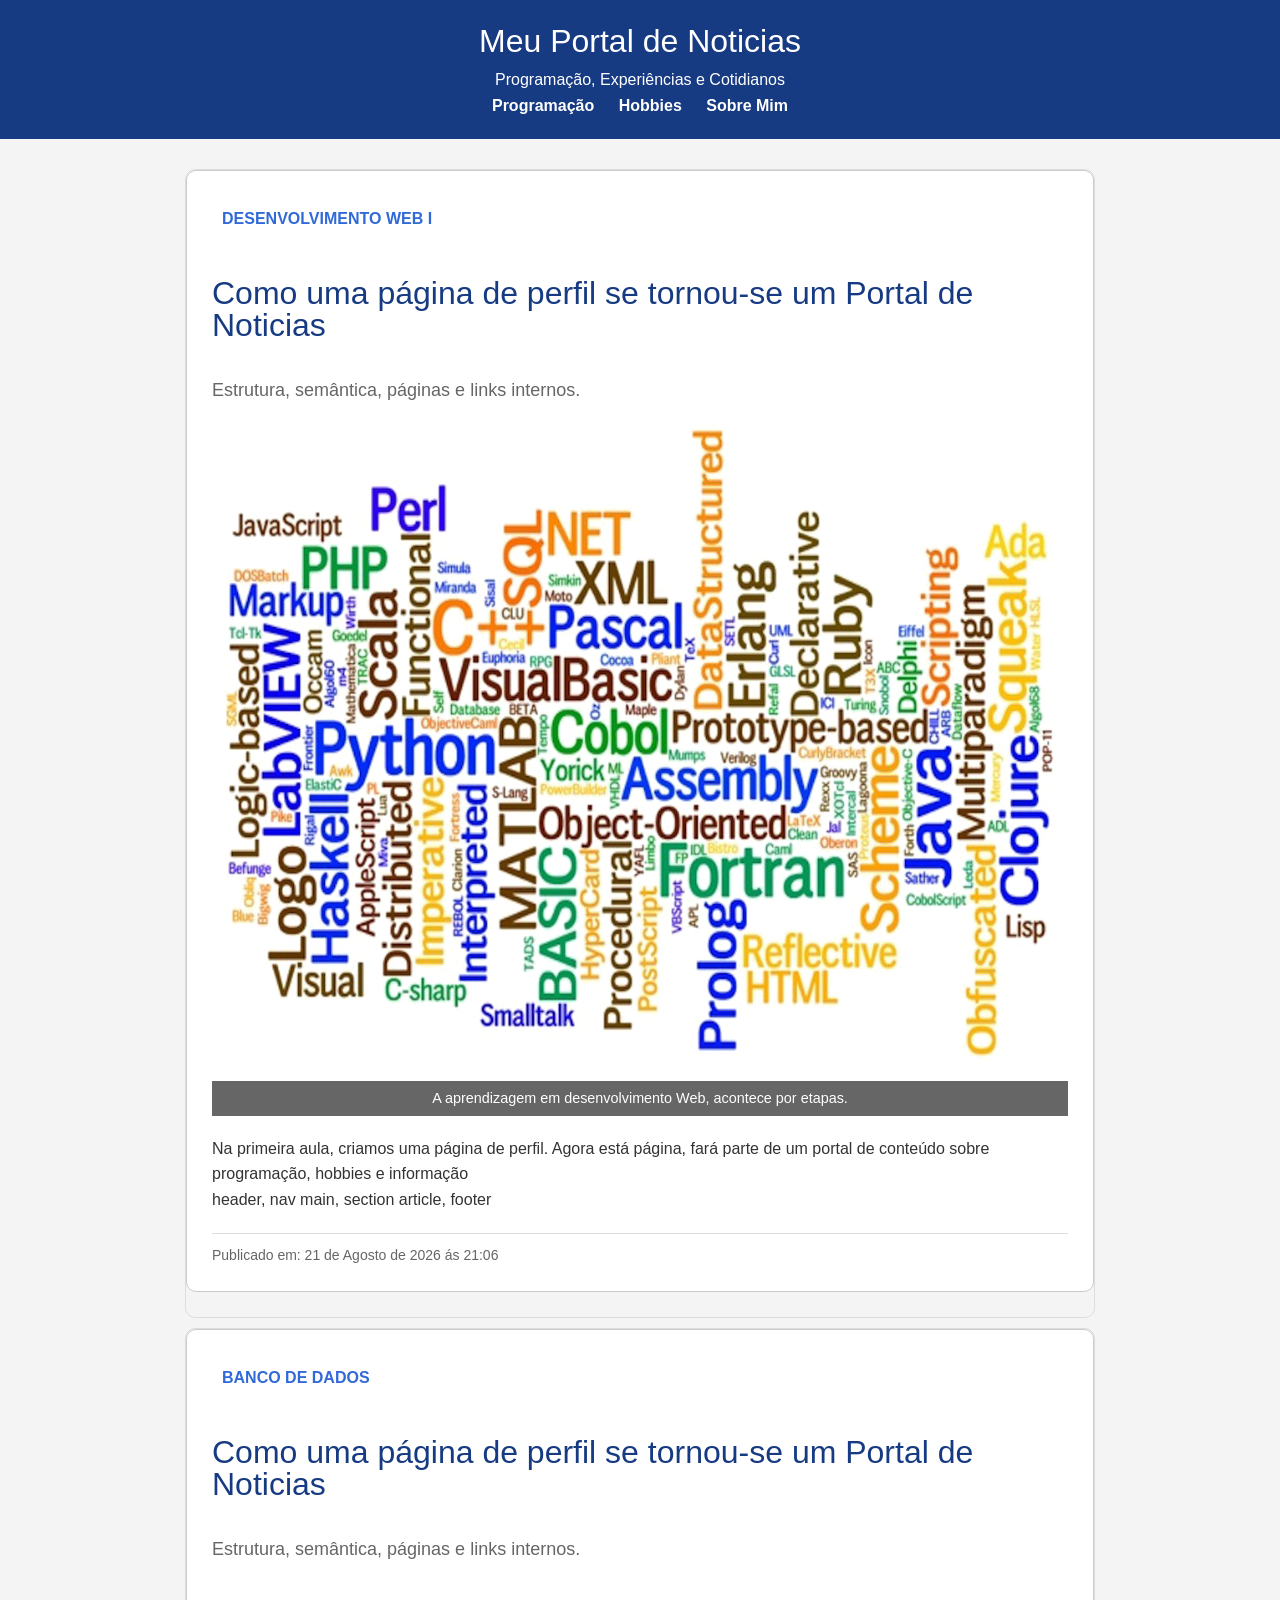
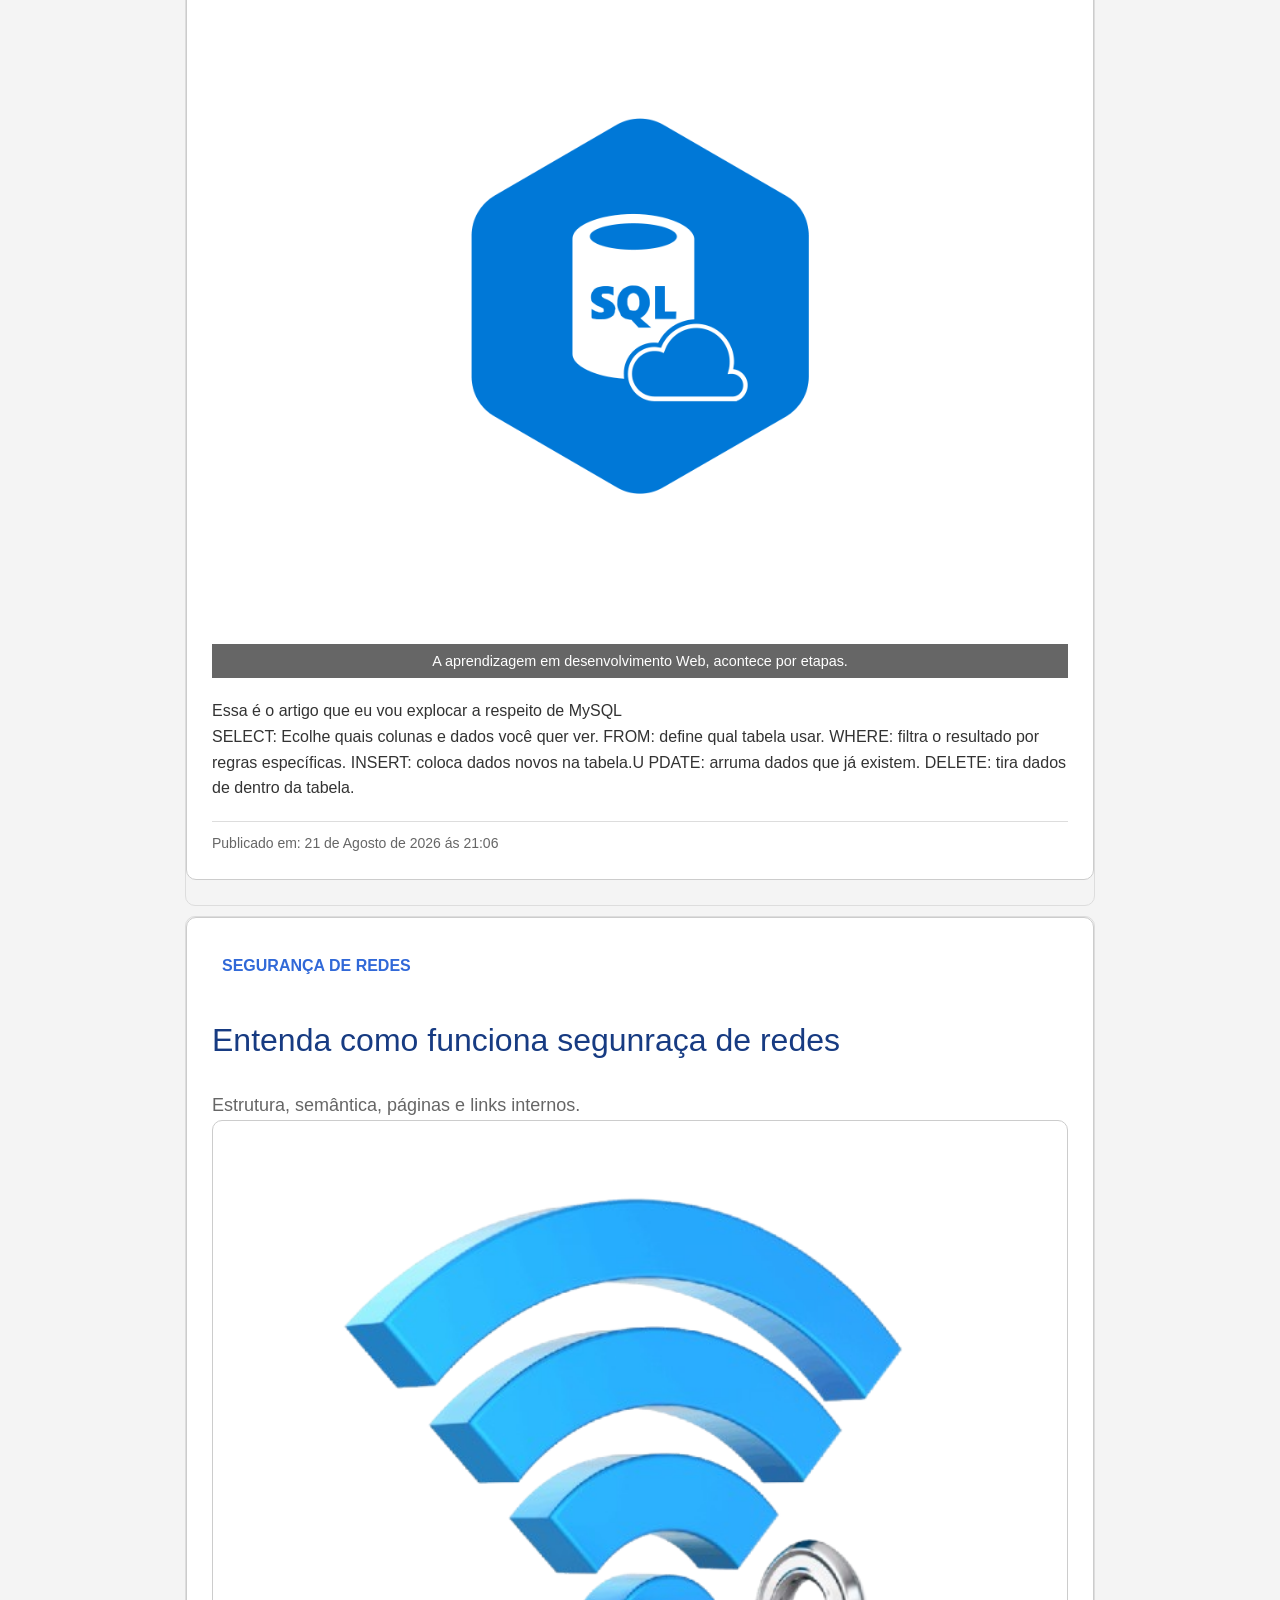
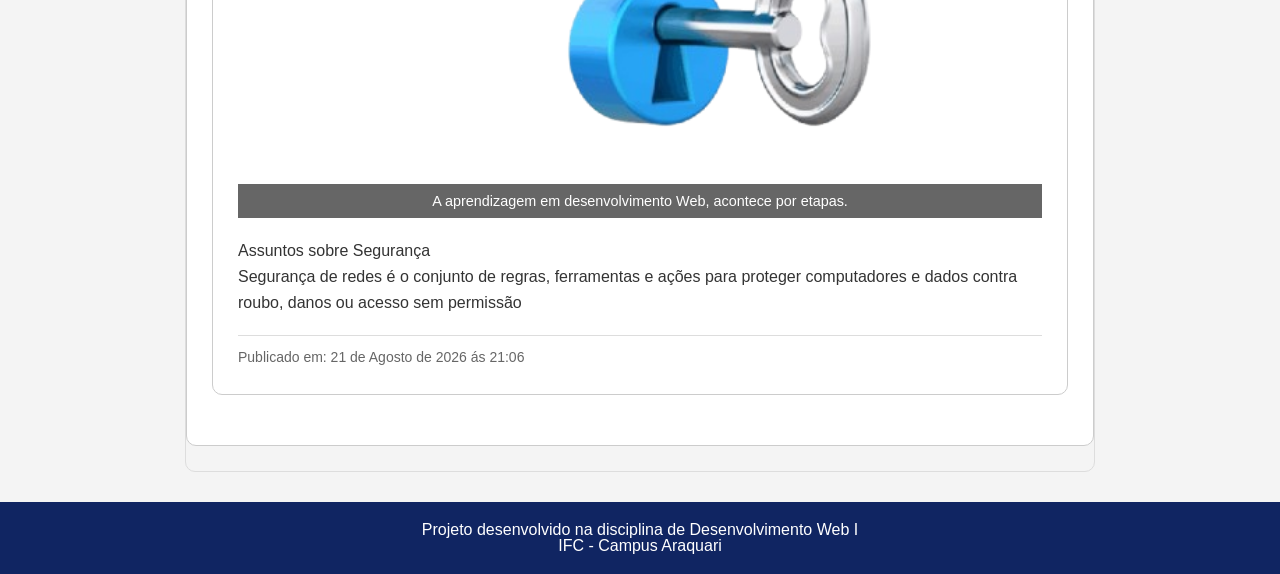
<file: index.html>
<!DOCTYPE html>
<html lang="pt-br">
<head>
    <meta charset="UTF-8">
    <meta name="viewport" content="width=device-width, initial-scale=1.0">
    <title>Portal de Noticias</title>
    <link rel="stylesheet" href="./css/reset.css">
    <link rel="stylesheet" href="./css/style.css">
    <link rel="stylesheet" href="./css/global.css">
</head>
<body>
    <header>
        <h1>Meu Portal de Noticias</h1>
        <p>Programação, Experiências e Cotidianos</p>   
        <nav>
            <ul>
                <li><a href="index.html">Programação</a></li>
                <li><a href="hobbies.html">Hobbies</a></li>
                <li><a href="perfil.html">Sobre Mim</a></li>
            </ul>
        </nav>
    </header>
    <!--Conteúdo da section hero-->
        <main>
            <section>
                <article>
                    <header>
                        <p class="categoria">Desenvolvimento Web I</p>
                        <h3>Como uma página de perfil se tornou-se um Portal de Noticias</h3>
                        <p class="subtitulo">Estrutura, semântica, páginas e links internos.</p>
                    </header>

                    
                    <figure class="imagem-publicacao">
                        <img src="./img/programacao/dev.png" alt="Desenvolvimento Web">
                        <figcaption>
                            A aprendizagem em desenvolvimento Web, acontece por etapas.
                        </figcaption>
                    </figure>

                    <p>Na primeira aula, criamos uma página de  perfil. Agora está página,
                    fará parte de um portal de conteúdo 
                    sobre programação, hobbies e informação
                    </p>
                    <p>
                        <strong> header</strong>, <strong> nav</strong>
                        <strong> main</strong>, <strong> section</strong>
                        <strong> article</strong>, <strong> footer</strong>
                    </p>

                    <footer>
                        <p>Publicado em:
                            <time datetime="2026-08-21T21:06"></time>
                            21 de Agosto de 2026 ás 21:06
                        </p>
                    </footer>
                </article>
            </section>

            <section>
                <article>
                    <header>
                        <p class="categoria">Banco de Dados</p>
                        <h3>Como uma página de perfil se tornou-se um Portal de Noticias</h3>
                        <p class="subtitulo">Estrutura, semântica, páginas e links internos.</p>
                    </header>
                    <figure class="imagem-publicacao">
                        <img src="./img/programacao/sql.png" alt="Imagem SQL">
                        <figcaption>
                            A aprendizagem em desenvolvimento Web, acontece por etapas.
                        </figcaption>
                    </figure>

                    <p>
                        Essa é o artigo que eu vou explocar a respeito de MySQL
                    </p>
                    <p>
                        SELECT: Ecolhe quais colunas e dados você quer ver.
                        FROM: define qual tabela usar.
                        WHERE: filtra o resultado por regras específicas.
                        INSERT: coloca dados novos na tabela.U
                        PDATE: arruma dados que já existem.
                        DELETE: tira dados de dentro da tabela. 
                    </p>

                    <footer>
                        <p>Publicado em:
                            <time datetime="2026-08-21T21:06"></time>
                            21 de Agosto de 2026 ás 21:06
                        </p>
                    </footer>
                </article>
            </section>

            <section>
                <article>
                    <header>
                        <p class="categoria">Segurança de Redes</p>
                        <h3>Entenda como funciona segunraça de redes</h3>
                        <p class="subtitulo">Estrutura, semântica, páginas e links internos.</p>
                    </header>

                    <article>
                    <figure class="imagem-publicacao">
                        <img src="./img/programacao/seguranca.png" alt="Praia em Fundo">
                        <figcaption>
                            A aprendizagem em desenvolvimento Web, acontece por etapas.
                        </figcaption>
                    </figure>

                    <p>
                        Assuntos sobre Segurança
                    </p>
                    <p>
                        Segurança de redes é o conjunto de regras, ferramentas e ações para proteger computadores e dados contra roubo, danos ou acesso sem permissão
                    </p>

                    <footer>
                        <p>Publicado em: <time datetime="2026-08-21T21:06"></time>21 de Agosto de 2026 ás 21:06</p>
                    </footer>
                </article>
            </section>
        </main>

    <!--Fechando minha section-->
    <footer>

        <p>Projeto desenvolvido na disciplina de Desenvolvimento Web I</p>
        <p>IFC - Campus Araquari</p>

    </footer>


</body>
</html>
</file>
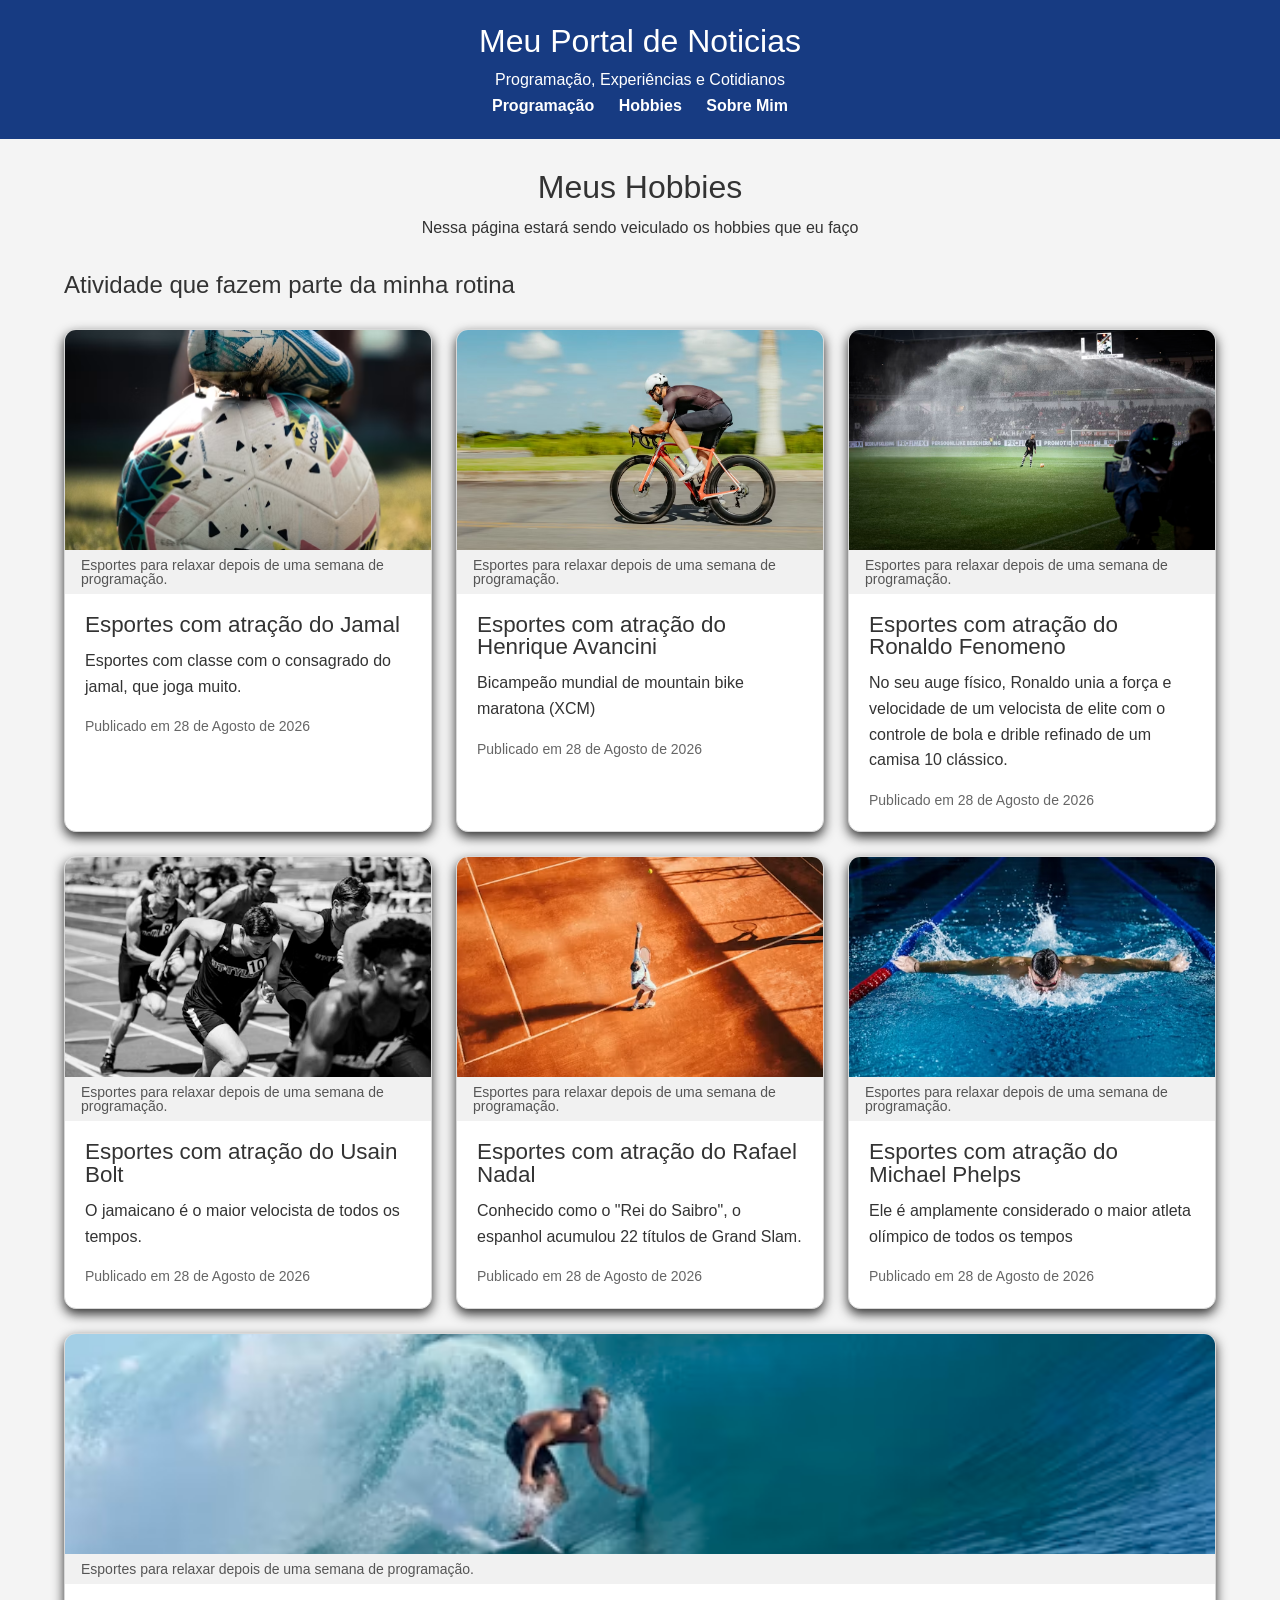
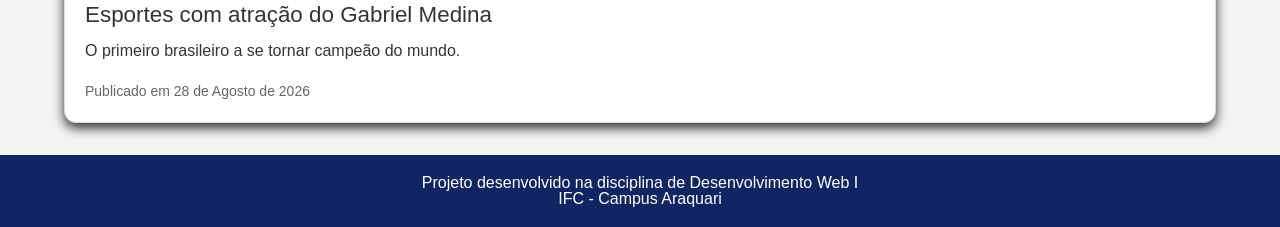
<file: hobbies.html>
<!DOCTYPE html>
<html lang="pt-br">
<head>
    <meta charset="UTF-8">
    <meta name="viewport" content="width=device-width, initial-scale=1.0">
    <title>Hobbies</title>
    <link rel="stylesheet" href= ./css/reset.css>
    <link rel="stylesheet" href="./css/global.css">
    <link rel="stylesheet" href="./css/hobbies.css">
</head>
<body>
    <!-- <h1>Bobbies</h1>
    <h1>Sobre meus Hobbies</h1> -->

    <header>
        <h1>Meu Portal de Noticias</h1>
        <p>Programação, Experiências e Cotidianos</p>   
        <nav>
            <ul>
                <li><a href="index.html">Programação</a></li>
                <li><a href="hobbies.html">Hobbies</a></li>
                <li><a href="perfil.html">Sobre Mim</a></li>
            </ul>
        </nav>
    </header>
  
    <!--Inicio do conteudo hobbies-->
    <!--Responsavel por centralizar o conteudo no centro tela-->
    <main class="container">
        <section class="introducao-hobbies">
            <h2>Meus Hobbies</h2>
            <p>
                Nessa página estará sendo veiculado os hobbies que eu faço
            </p>
        </section>

        <section class="galeria-hobbies">
            <h2 class="titulo-galeria">
                Atividade que fazem parte da minha rotina
            </h2>
            <article class="cartao-hobby">

                <figure>
                    <img src="./img/hobbies/futebol.avif" 
                    alt="Esporte"
                    >
                    <figcaption>
                        Esportes para relaxar depois de uma semana de programação.
                    </figcaption>
                </figure>

                <div class="conteudo-cartao">
                    <h3>Esportes com atração do Jamal</h3>
                    <p>
                        Esportes com classe com o consagrado do jamal, que joga muito.
                    </p>
                    <p class="data-publicacao">
                        Publicado em 
                        <time 
                            datetime="2026-08-28">28 de Agosto de 2026
                        </time>
                    </p>
                </div>
            </article>

            <article class="cartao-hobby">

                <figure>
                    <img src="./img/hobbies/bike.avif" 
                    alt="Esporte"
                    >
                    <figcaption>
                        Esportes para relaxar depois de uma semana de programação.
                    </figcaption>
                </figure>

                <div class="conteudo-cartao">
                    <h3>Esportes com atração do Henrique Avancini</h3>
                    <p>
                        Bicampeão mundial de mountain bike maratona (XCM)
                    </p>
                    <p class="data-publicacao">
                        Publicado em 
                        <time 
                            datetime="2026-08-28">28 de Agosto de 2026
                        </time>
                    </p>
                </div>
            </article>

            <article class="cartao-hobby">

                <figure>
                    <img src="./img/hobbies/campo.avif" 
                    alt="Esporte"
                    >
                    <figcaption>
                        Esportes para relaxar depois de uma semana de programação.
                    </figcaption>
                </figure>

                <div class="conteudo-cartao">
                    <h3>Esportes com atração do Ronaldo Fenomeno</h3>
                    <p>
                         No seu auge físico, Ronaldo unia a força e velocidade 
                         de um velocista de elite com o controle de bola e drible 
                         refinado de um camisa 10 clássico.
                    </p>
                    <p class="data-publicacao">
                        Publicado em 
                        <time 
                            datetime="2026-08-28">28 de Agosto de 2026
                        </time>
                    </p>
                </div>
            </article>

            <article class="cartao-hobby">

                <figure>
                    <img src="./img/hobbies/corrida.avif" 
                    alt="Esporte"
                    >
                    <figcaption>
                        Esportes para relaxar depois de uma semana de programação.
                    </figcaption>
                </figure>

                <div class="conteudo-cartao">
                    <h3>Esportes com atração do Usain Bolt</h3>
                    <p>
                        O jamaicano é o maior velocista de todos os tempos.
                    </p>
                    <p class="data-publicacao">
                        Publicado em 
                        <time 
                            datetime="2026-08-28">28 de Agosto de 2026
                        </time>
                    </p>
                </div>
            </article>

            <article class="cartao-hobby">

                <figure>
                    <img src="./img/hobbies/tenis.avif" 
                    alt="Esporte"
                    >
                    <figcaption>
                        Esportes para relaxar depois de uma semana de programação.
                    </figcaption>
                </figure>

                <div class="conteudo-cartao">
                    <h3>Esportes com atração do Rafael Nadal</h3>
                    <p>
                        Conhecido como o "Rei do Saibro", o espanhol acumulou 22 títulos de Grand Slam.
                    </p>
                    <p class="data-publicacao">
                        Publicado em 
                        <time 
                            datetime="2026-08-28">28 de Agosto de 2026
                        </time>
                    </p>
                </div>
            </article>

            <article class="cartao-hobby">

                <figure>
                    <img src="./img/hobbies/natacao.avif" 
                    alt="Esporte"
                    >
                    <figcaption>
                        Esportes para relaxar depois de uma semana de programação.
                    </figcaption>
                </figure>

                <div class="conteudo-cartao">
                    <h3>Esportes com atração do Michael Phelps</h3>
                    <p>
                        Ele é amplamente considerado o maior atleta olímpico de todos os tempos
                    </p>
                    <p class="data-publicacao">
                        Publicado em 
                        <time 
                            datetime="2026-08-28">28 de Agosto de 2026
                        </time>
                    </p>
                </div>
            </article>

            <article class="cartao-hobby">

                <figure>
                    <img src="./img/hobbies/surf.avif" 
                    alt="Esporte"
                    >
                    <figcaption>
                        Esportes para relaxar depois de uma semana de programação.
                    </figcaption>
                </figure>

                <div class="conteudo-cartao">
                    <h3>Esportes com atração do Gabriel Medina</h3>
                    <p>
                        O primeiro brasileiro a se tornar campeão do mundo.
                    </p>
                    <p class="data-publicacao">
                        Publicado em 
                        <time 
                            datetime="2026-08-28">28 de Agosto de 2026
                        </time>
                    </p>
                </div>
            </article>
        </section>
    </main>

    <!--Final do conteudo hobbies-->
    <footer>

        <p>Projeto desenvolvido na disciplina de Desenvolvimento Web I</p>
        <p>IFC - Campus Araquari</p>

    </footer>
</body>
</html>
</file>
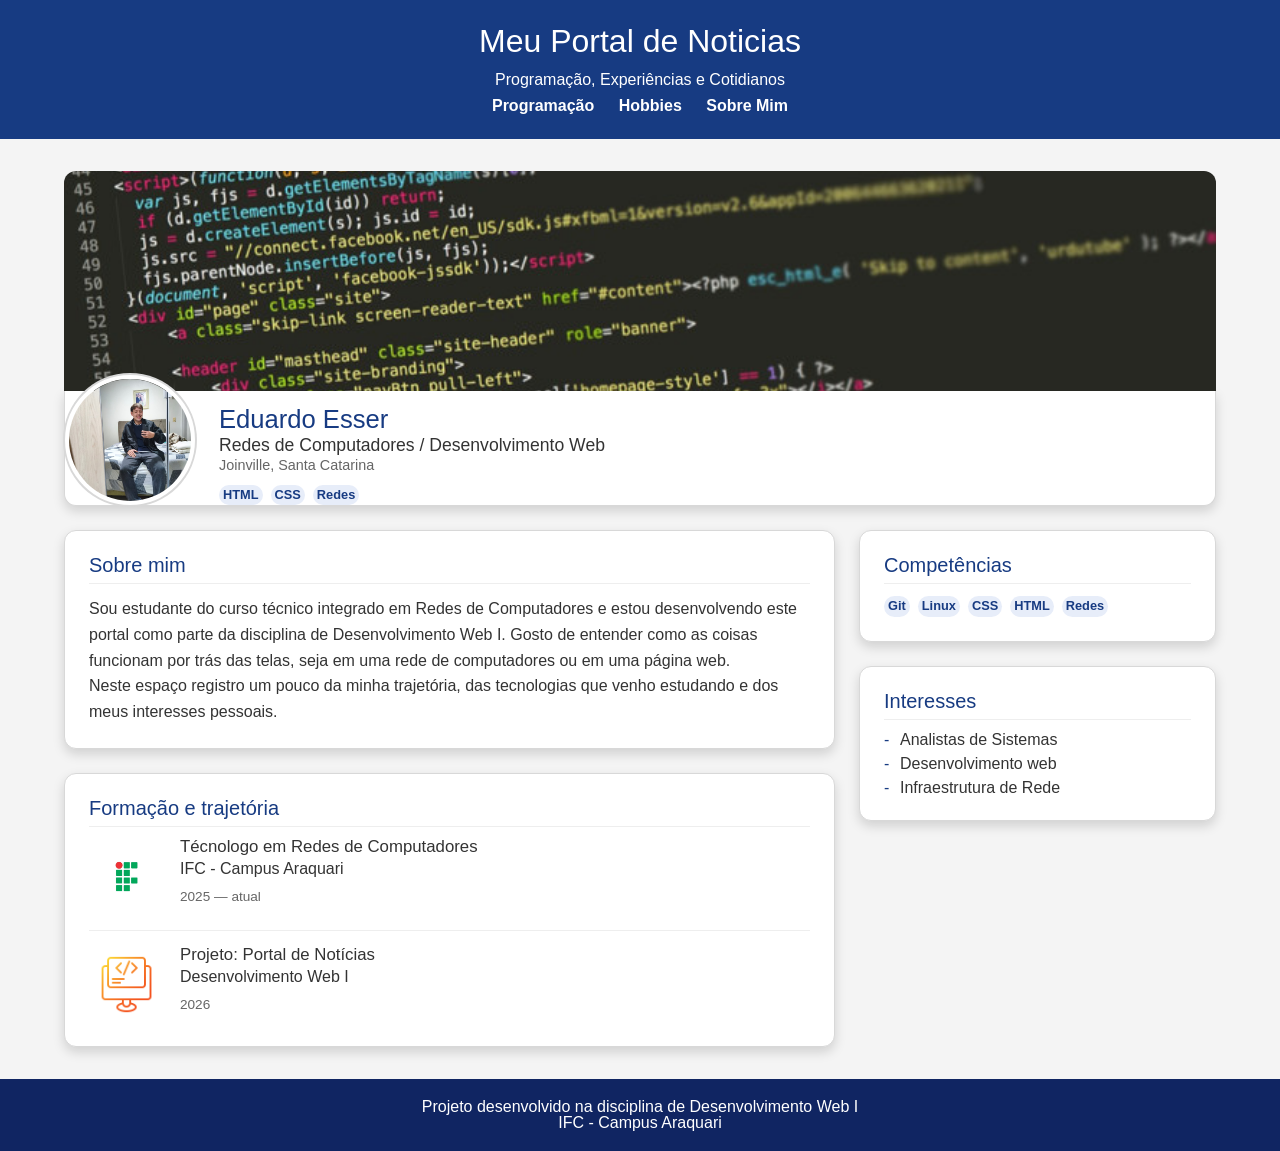
<file: perfil.html>
<!DOCTYPE html>
<html lang="pt-br">
<head>
    <meta charset="UTF-8">
    <meta name="viewport" content="width=device-width, initial-scale=1.0">
    <title>Perfil</title>
    <link rel="stylesheet" href="./css/reset.css">
    <link rel="stylesheet" href="./css/global.css">
    <link rel="stylesheet" href="./css/perfil.css">
</head>
<body>
    <header>
        <h1>Meu Portal de Noticias</h1>
        <p>Programação, Experiências e Cotidianos</p>   
        <nav>
            <ul>
                <li><a href="index.html">Programação</a></li>
                <li><a href="hobbies.html">Hobbies</a></li>
                <li><a href="perfil.html">Sobre Mim</a></li>
            </ul>
        </nav>
    </header>

    <!--Inicio do conteudo perfil-->
    <!--Responsavel por centralizar o conteudo no centro tela-->
    <main class="container perfil">

        <!--Imagem de capa-->
        <figure class="capa-perfil">
            <img src="./img/perfil/capa.png"
            alt="Imagem de capa do perfil"
            >
        </figure>

        <!--Foto de perfil e informações pessoais organizadas com Flexbox-->
        <section class="cabecalho-perfil">

            <figure class="foto-perfil">
                <img src="./img/perfil/perfil.jpeg"
                alt="Fotografia de perfil de Nome do Estudante"
                >
            </figure> 

            <div class="informacoes-perfil">
                <h2>Eduardo Esser</h2>
                <p class="curso-perfil">Redes de Computadores / Desenvolvimento Web</p>
                <p class="local-perfil">Joinville, Santa Catarina</p>

                <div class="badges">
                    <span>HTML</span>
                    <span>CSS</span>
                    <span>Redes</span>
                </div>
            </div>

        </section>

        <!--Blocos de conteudo organizados em duas colunas com Flexbox-->
        <div class="conteudo-perfil">

            <div class="coluna-principal">

                <section class="cartao-perfil sobre-mim">
                    <h2>Sobre mim</h2>
                    <p>
                        Sou estudante do curso técnico integrado em Redes de
                        Computadores e estou desenvolvendo este portal como
                        parte da disciplina de Desenvolvimento Web I. Gosto de
                        entender como as coisas funcionam por trás das telas,
                        seja em uma rede de computadores ou em uma página web.
                    </p>
                    <p>
                        Neste espaço registro um pouco da minha trajetória,
                        das tecnologias que venho estudando e dos meus
                        interesses pessoais.
                    </p>
                </section>

                <section class="cartao-perfil formacao-perfil">
                    <h2>Formação e trajetória</h2>

                    <article class="item-formacao">
                        <img src="./img/perfil/ifc.png" alt="Icone do Instituto Federal"
                        class="icone-formacao"
                        >
                        <div class="texto-formacao">
                            <h3>Técnologo em Redes de Computadores</h3>
                            <p>IFC - Campus Araquari</p>
                            <p class="periodo-formacao">
                                <time datetime="2024">2025</time> — atual
                            </p>
                        </div>
                    </article>

                    <article class="item-formacao">
                        <img src="./img/perfil/web.png" alt="Icone da disciplina de Dev Wev I" 
                        class="icone-formacao"
                        >
                        <div>
                            <h3>Projeto: Portal de Notícias</h3>
                            <p>Desenvolvimento Web I</p>
                            <p class="periodo-formacao">
                                <time datetime="2026">2026</time>
                            </p>
                        </div>
                    </article>
                </section>

            </div>

            <aside class="coluna-lateral">

                <section class="cartao-perfil competencias-perfil">
                    <h2>Competências</h2>
                    <div class="badges">
                        <span>Git</span>
                        <span>Linux</span>
                        <span>CSS</span>
                        <span>HTML</span>
                        <span>Redes</span>
                    </div>
                </section>

                <section class="cartao-perfil interesses-perfil">
                    <h2>Interesses</h2>
                    <ul>
                        <li>Analistas de Sistemas</li>
                        <li>Desenvolvimento web</li>
                        <li>Infraestrutura de Rede</li>
                    </ul>
                </section>

            </aside>

        </div>

    </main>
    <!--Final do conteudo perfil-->

    <footer>

        <p>Projeto desenvolvido na disciplina de Desenvolvimento Web I</p>
        <p>IFC - Campus Araquari</p>

    </footer>
</body>
</html>
</file>
<file: css/style.css>
main {
    max-width: 930px;
    margin: 30px auto;
    padding: 0 20;
}

section > header {
    margin-bottom: 25px;
    text-align: center;
}

article h3 {
    color: #173b82;
    margin-top: 35px;
    margin-bottom: 35px;
    font-size: 32px;
}

main > section {
    border: 1px solid #ddd;
    border-radius: 10px;
    margin: 10px;
}

/* css para minha figure */

.imagem-publicacao {
    margin: 20px 0;
}

img {
    display: block;
    width: 100%;
    height: auto;
}

.imagem-publicacao figcaption {
    background-color: #666;
    color: #fff;
    font-size: 0.9em;
    padding: 10px;
    text-align: center;
}

article {
    background-color: #fff;
    margin-bottom: 25px;
    border-width: 1px;
    border-style: solid;
    border-color: rgb(204, 204,204);
    border-radius: 10px;
    border-image: none;
    padding: 25px;
}

article img {
    width: 100%;
    margin: 15px 0;
}

article p {
    line-height: 1.6;
}

.categoria {
    color: #3169d8;
    font-weight: bold;
    text-transform: uppercase;
    padding: 10px;
}

.subtitulo {
    color: #666;
    font-size: 18px;
}

article footer {
    border-top: 1px solid #ddd;
    color: #666;
    font-size: 14px;
    margin-top: 20px;
    padding-top: 10px;
}
</file>
<file: css/global.css>
body {
    margin: 0;
    background-color: #f4f4f4;
    color: #333;
    font-family: Arial, Helvetica, sans-serif;
}

body > header {
    background-color: #173b82;
    color: #fff;
    text-align: center;
    padding: 25px;
}

body > header > h1{
    font-size: 2em;
    margin-bottom: 5px;
}

body > header >p {
    padding: 10px;
}
/*Criando estilo para o menu */

nav > ul {
    padding: 0%;
    list-style: none;

}

nav li {
    display: inline;
    margin: 10px;
}

nav a {
    color: #fff;
    text-decoration: none;
    font-weight: bold;
}

nav a:hover {
    text-decoration: underline;
    color: yellow
}

body > footer {
    background-color: #102562;
    color: #fff;
    padding: 20px;
    text-align: center;
}
</file>
<file: css/hobbies.css>
/**/

* {
    box-sizing: border-box;
}

.container {
    width: 90%; /*Largura da minha janela*/ 
    max-width: 1200px; /*Máximo de largura que suporta para exibir p conteudo*/
    margin: 0 auto; /*centralizar o conteudo no meio da página*/
    padding: 2rem 0; /*margens no interior na pagina*/
}

.introducao-hobbies {
    margin-bottom: 2rem; /*margem interior*/
    text-align: center;
}

.introducao-hobbies h2 {
    margin-bottom: .75rem; /*Margem inferior*/
    font-size: 2rem;
}

.introducao-hobbies p {
    max-width:  700px;
    margin: 0 auto;
    line-height: 1.6;
}

/*todo conteudo do meu card*/
.titulo-galeria {
    flex-basis: 100%;
    margin-bottom: .5rem;
    font-size: 1.5rem;
}

.galeria-hobbies {
    display: flex;
    flex-wrap: wrap;
    gap: 1.5rem;
    align-items: stretch;
}

.cartao-hobby {
    flex:  1 1 280px;
    overflow: hidden;
    border: 1px solid #d8d8d8;
    border-radius: .75rem;
    background-color: #fff;
    box-shadow: 0 5px 12px rgba(0, 0, 0, 0.812);
}

.cartao-hobby img {
    display: block;
    width: 100%;
    height: 220px;
    object-fit: cover;
    
}

.cartao-hobby figcaption {
    padding: .5rem 1rem;
    background-color: #f1f1f1;
    color: #555;
    font-size: .875rem;
}

.conteudo-cartao {
    padding: 1.25rem;
}

.conteudo-cartao h3 {
    margin-bottom: .75rem;
    font-size: 1.4rem;
}

.conteudo-cartao p {
    line-height: 1.6;
}

.data-publicacao{
    margin-top: 1rem;
    color: #666;
    font-size: .875rem;
}
</file>
<file: css/perfil.css>
* {
    box-sizing: border-box;
}

.container {
    width: 90%;
    max-width: 1200px;
    margin: 0 auto;
    padding: 2rem 0;
}

/*Imagem de capa*/

.capa-perfil {
    border-radius: .75rem .75rem 0 0 ;
    overflow: hidden;
}

.capa-perfil img {
    display: block;
    width: 100%;
    height: 220px;
    object-fit: cover;
}

/*Cabeçalho do perfil + informações com flexbox*/

.cabecalho-perfil {
    display: flex;
    flex-wrap: wrap;
    align-items: flex-end;
    gap: 1.5rem;
    background-color: #fff;
    border: 1px solid #d8d8d8;
    border-top: none;
    border-radius: 0 0 .75rem .75rem;
    box-shadow: 0 5px 12px rgba(0, 0, 0, 0.15);
    padding: 0 1,5rem 1.5rem;
} 

.foto-perfil {
    flex: 0 0 auto;
    margin-top: -3.5rem;
}

.foto-perfil img {
    display: block;
    width: 130px;
    height: 130px;
    border-radius: 50%;
    object-fit: cover;
    border: 4px solid #fff;
    box-shadow: 0 0 0 2px #d8d8d8;
    background-color: #f1f1f1;
}

.informacoes-perfil {
    flex: 1 1 260px;
    padding-top: 1rem;
}

.informacoes-perfil h2 {
    font-size: 1.6rem;
    color: #173b82;
}

.curso-perfil {
    margin-top: .25rem;
    font-size: 1.1rem;
    color: #333;
}

.local-perfil {
    margin-top: .25rem;
    color: #666;
    font-size: .9rem;
}

/*Bagdes de tecnologias e interesses (span)*/

.badges {
    display: flex;
    flex-wrap: wrap;
    gap: .5rem;
    margin-top: .75rem;
    list-style: none;
}

.badges span {
    display: inline-block;
    padding: .25rem .25rem;
    border-radius: 999px;
    background-color: #e7edf9;
    color: #173b82;
    font-size: .8rem;
    font-weight: bold;
}

/*Blocos de conteudo em duas colunas, com flex-wrap*/

.conteudo-perfil {
    display: flex;
    flex-wrap: wrap;
    gap: 1.5rem;
    margin-top: 1.5rem;
}

.coluna-principal {
    flex: 3 1 420px;
    display: flex;
    flex-direction: column;
    gap: 1.5rem;
}

.coluna-lateral {
    flex: 1 1 240px;
    display: flex;
    flex-direction: column;
    gap: 1.5rem;
}

/*Cartôes de conteúdo, no mesmo estilo do cartao-hobby*/

.cartao-perfil {
    padding: 1.5rem;
    border: 1px solid #d8d8d8;
    border-radius: .75rem;
    background-color: #fff;
    box-shadow: 0 5px 12px rgba(0, 0, 0, 0.15);
}

.cartao-perfil h2 {
    margin-bottom: .75rem;
    padding-bottom: .5rem;
    border-bottom: 1px solid #eee;
    font-size: 1.25rem;
    color: #173b82;
}

.cartao-perfil p {
    line-height: 1.6;
}

.capa-perfil p + p {
    margin-top: .5rem;
}

.item-formacao {
    display: flex;
    align-items: flex-start;
    gap: 1rem;
    padding-bottom: 1rem;
    margin-bottom: 1rem;
    border-bottom: 1px solid #eee ;
}

.item-formacao:last-child {
    padding-bottom: 0;
    margin-bottom: 0;
    border-bottom: none;
}

.icone-formacao {
    flex: 0 0 auto;
    width: 75px;
    height: 75px;
    object-fit: contain;
    border-radius: .5rem;
    background-color: #fff;
    padding: .5rem;
}

.texto_formacao {
    flex: 1 1 auto;
    margin-top: 0rem;
}

.item-formacao h3 {
    font-size: 1.05rem;
    color: #333;
}

.periodo-formacao {
    margin-top: .25rem;
    color: #666;
    font-size: .85rem;
}

/*Interesses*/

.interesses-perfil ul {
    display: flex;
    flex-direction: column;
    gap: .5rem;
}

.interesses-perfil li {
    padding-left: 1rem;
    position: relative;
}

.interesses-perfil li::before {
    content: "-";
    position: absolute;
    left: 0;
    color: #173b82;
}
</file>
